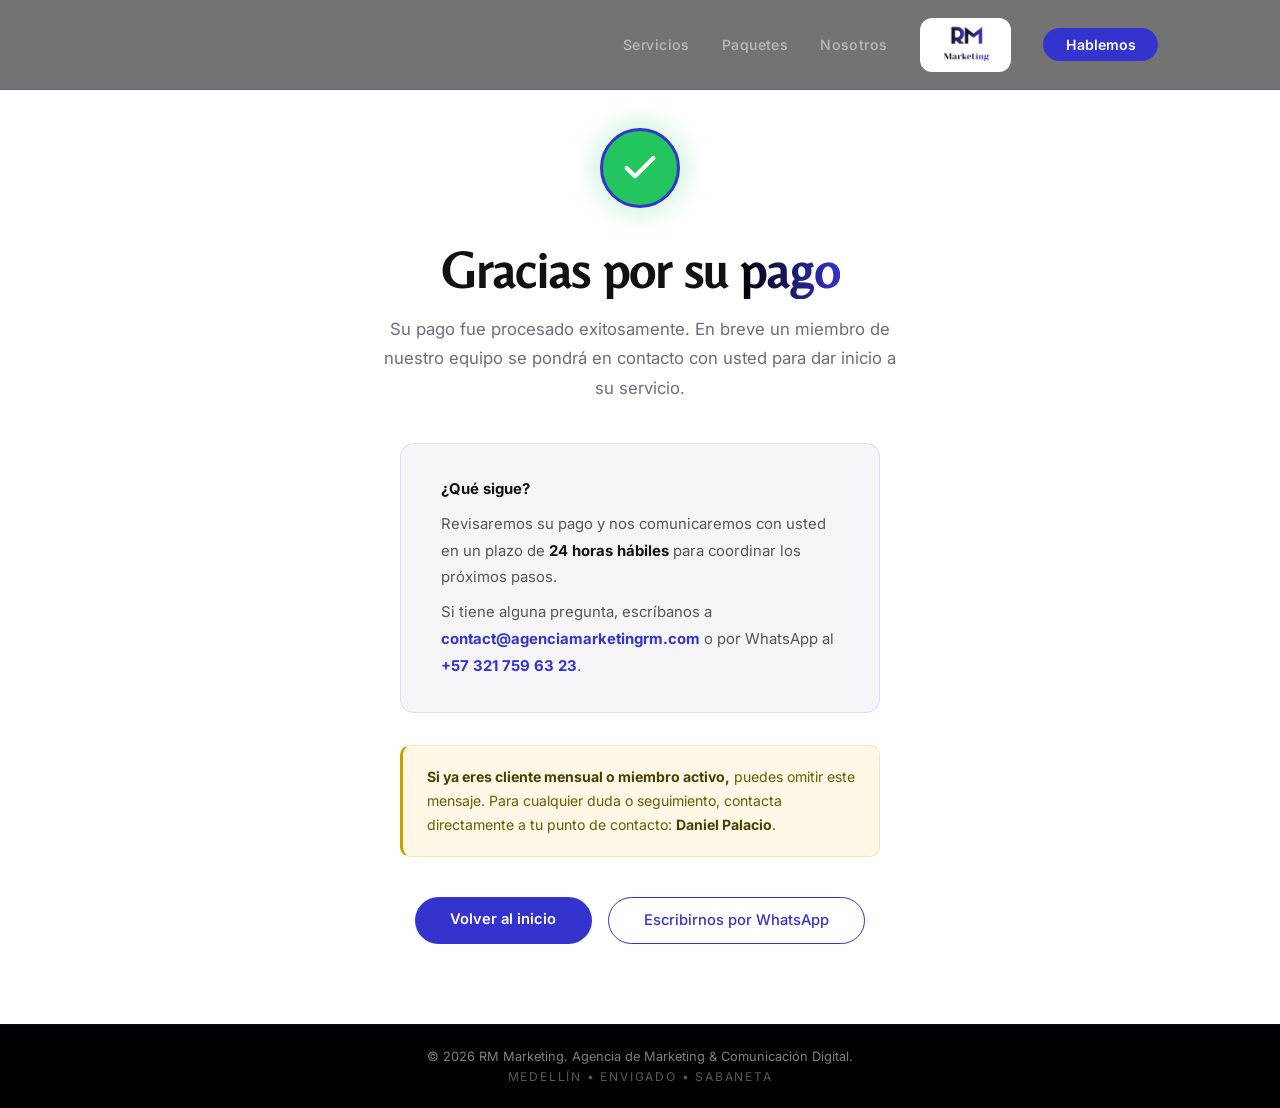
<file: gracias.html>
<!DOCTYPE html>
<html lang="es">
<head>
  <!-- Google tag (gtag.js) -->
  <script async src="https://www.googletagmanager.com/gtag/js?id=G-CZS0W42W1L"></script>
  <script>
    window.dataLayer = window.dataLayer || [];
    function gtag(){dataLayer.push(arguments);}
    gtag('js', new Date());
    gtag('config', 'G-CZS0W42W1L');
  </script>
  <meta charset="UTF-8" />
  <meta name="viewport" content="width=device-width, initial-scale=1.0" />
  <title>Pago Exitoso — RM Marketing</title>
  <link rel="preconnect" href="https://fonts.googleapis.com" />
  <link rel="preconnect" href="https://fonts.gstatic.com" crossorigin />
  <link href="https://fonts.googleapis.com/css2?family=Belleza&family=Inter:wght@300;400;500;600&display=swap" rel="stylesheet" />
  <link rel="stylesheet" href="style.css" />
  <link rel="icon" type="image/png" href="favicon.png" sizes="512x512" />
  <style>
    .gracias-wrap {
      min-height: 100vh;
      display: flex;
      flex-direction: column;
      align-items: center;
      justify-content: center;
      padding: 8rem 2rem 5rem;
      text-align: center;
    }

    .check-circle {
      width: 80px;
      height: 80px;
      border-radius: 50%;
      background: #22c55e;
      border: 3px solid #3533cd;
      display: flex;
      align-items: center;
      justify-content: center;
      margin: 0 auto 2rem;
      box-shadow: 0 0 30px rgba(34,197,94,0.35);
    }

    .check-circle svg {
      width: 40px;
      height: 40px;
      stroke: #fff;
      stroke-width: 2.5;
      fill: none;
      stroke-linecap: round;
      stroke-linejoin: round;
    }

    .gracias-wrap h1 {
      font-family: "Belleza", sans-serif;
      font-size: clamp(2rem, 5vw, 3.2rem);
      color: var(--text);
      margin-bottom: 1rem;
    }

    .gracias-wrap h1 span {
      background: var(--grad);
      -webkit-background-clip: text;
      -webkit-text-fill-color: transparent;
      background-clip: text;
    }

    .gracias-sub {
      font-size: 1.05rem;
      color: var(--muted);
      max-width: 520px;
      line-height: 1.75;
      margin-bottom: 2.5rem;
    }

    .gracias-card {
      background: var(--light-bg);
      border: 1px solid rgba(53,51,205,0.12);
      border-radius: 14px;
      padding: 2rem 2.5rem;
      max-width: 480px;
      width: 100%;
      margin-bottom: 2rem;
      text-align: left;
    }

    .gracias-card p {
      font-size: 0.93rem;
      color: #555;
      line-height: 1.8;
      margin-bottom: 0.5rem;
    }

    .gracias-card p:last-child {
      margin-bottom: 0;
    }

    .gracias-card strong {
      color: var(--text);
    }

    .nota-cliente {
      max-width: 480px;
      width: 100%;
      background: #fff8e7;
      border: 1px solid rgba(200,160,0,0.2);
      border-left: 3px solid #c8a000;
      border-radius: 10px;
      padding: 1.2rem 1.5rem;
      margin-bottom: 2.5rem;
      text-align: left;
      font-size: 0.88rem;
      color: #6b5a00;
      line-height: 1.7;
    }

    .nota-cliente strong {
      color: #4a3f00;
    }

    .gracias-btns {
      display: flex;
      gap: 1rem;
      flex-wrap: wrap;
      justify-content: center;
    }

    .gracias-btns .btn-secondary {
      color: var(--accent);
      border-color: var(--accent);
    }

    .gracias-btns .btn-secondary:hover {
      color: var(--accent2);
      border-color: var(--accent2);
    }
  </style>
</head>
<body>

  <nav>
    <div class="nav-inner">
      <div class="nav-links">
        <a href="index.html#servicios">Servicios</a>
        <a href="index.html#paquetes">Paquetes</a>
        <a href="index.html#sobre">Nosotros</a>
      </div>
      <img src="logo.png" alt="RM Marketing" class="logo-img" />
      <a href="index.html#contacto" class="nav-cta">Hablemos</a>
    </div>
  </nav>

  <div class="gracias-wrap">

    <div class="check-circle">
      <svg viewBox="0 0 24 24">
        <polyline points="20 6 9 17 4 12"></polyline>
      </svg>
    </div>

    <h1>Gracias por su <span>pago</span></h1>
    <p class="gracias-sub">
      Su pago fue procesado exitosamente. En breve un miembro de nuestro equipo se pondrá en contacto con usted para dar inicio a su servicio.
    </p>

    <div class="gracias-card">
      <p><strong>¿Qué sigue?</strong></p>
      <p>Revisaremos su pago y nos comunicaremos con usted en un plazo de <strong>24 horas hábiles</strong> para coordinar los próximos pasos.</p>
      <p>Si tiene alguna pregunta, escríbanos a <strong><a href="mailto:contact@agenciamarketingrm.com" style="color:var(--accent);text-decoration:none;">contact@agenciamarketingrm.com</a></strong> o por WhatsApp al <strong><a href="https://wa.me/573217596323?text=Hola%20RM%20Marketing" style="color:var(--accent);text-decoration:none;">+57 321 759 63 23</a></strong>.</p>
    </div>

    <div class="nota-cliente">
      <strong>Si ya eres cliente mensual o miembro activo,</strong> puedes omitir este mensaje. Para cualquier duda o seguimiento, contacta directamente a tu punto de contacto: <strong>Daniel Palacio</strong>.
    </div>

    <div class="gracias-btns">
      <a href="index.html" class="btn-primary">Volver al inicio</a>
      <a href="https://wa.me/573217596323?text=Hola%20RM%20Marketing" class="btn-secondary" target="_blank" rel="noopener">Escribirnos por WhatsApp</a>
    </div>

  </div>

  <footer>
    <p>&copy; 2026 RM Marketing. Agencia de Marketing &amp; Comunicación Digital.</p>
    <p class="footer-loc">Medellín &bull; Envigado &bull; Sabaneta</p>
  </footer>

</body>
</html>
</file>
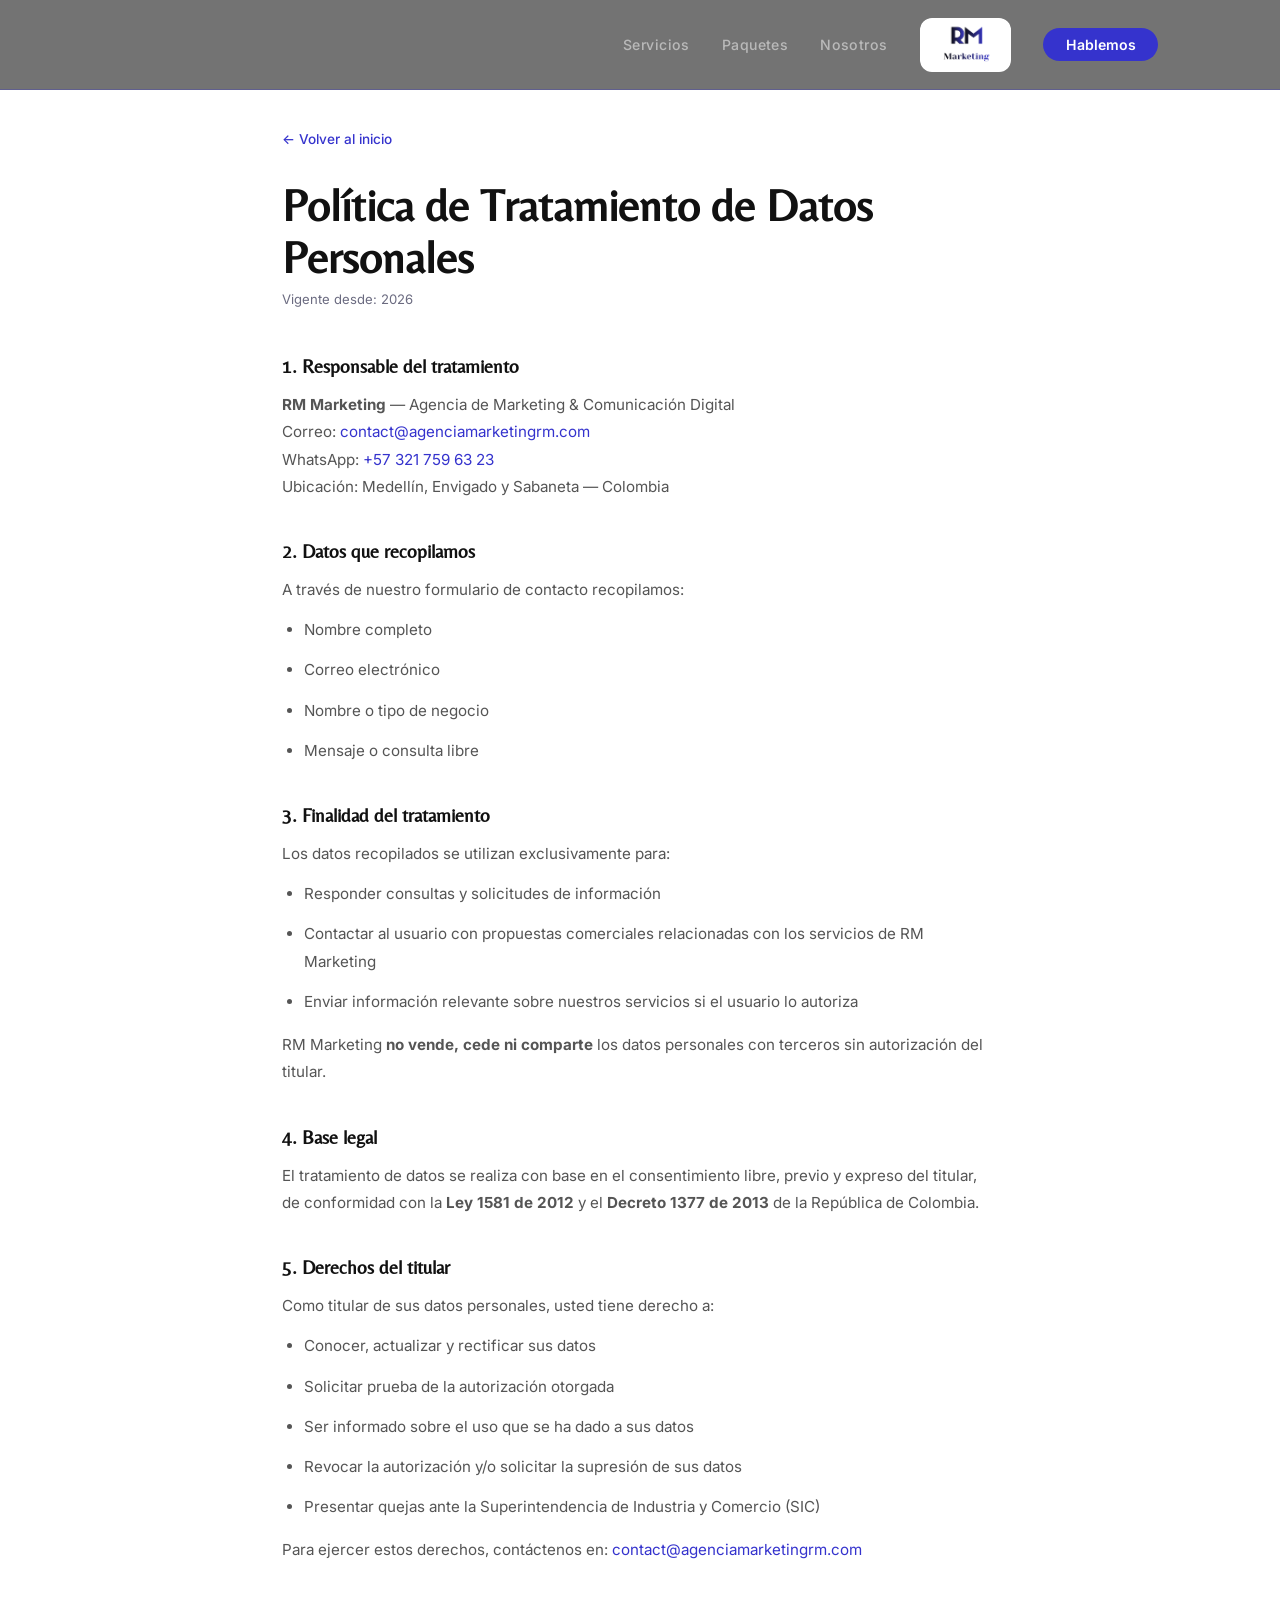
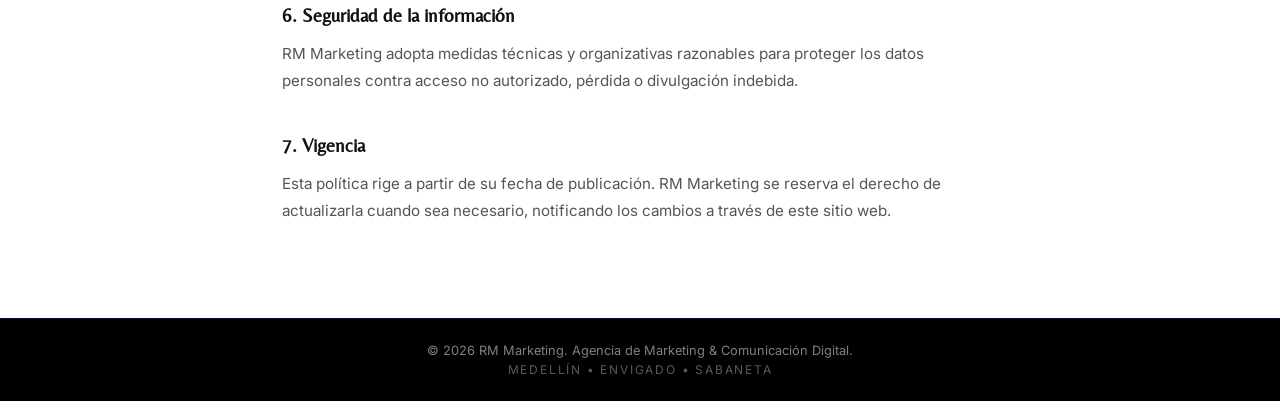
<file: politica.html>
<!DOCTYPE html>
<html lang="es">
<head>
  <!-- Google tag (gtag.js) -->
  <script async src="https://www.googletagmanager.com/gtag/js?id=G-CZS0W42W1L"></script>
  <script>
    window.dataLayer = window.dataLayer || [];
    function gtag(){dataLayer.push(arguments);}
    gtag('js', new Date());
    gtag('config', 'G-CZS0W42W1L');
  </script>
  <meta charset="UTF-8" />
  <meta name="viewport" content="width=device-width, initial-scale=1.0" />
  <title>Política de Tratamiento de Datos — RM Marketing</title>
  <link rel="preconnect" href="https://fonts.googleapis.com" />
  <link rel="preconnect" href="https://fonts.gstatic.com" crossorigin />
  <link href="https://fonts.googleapis.com/css2?family=Belleza&family=Inter:wght@300;400;500;600&display=swap" rel="stylesheet" />
  <link rel="stylesheet" href="style.css" />
  <style>
    .politica-wrap {
      max-width: 780px;
      margin: 0 auto;
      padding: 8rem 2rem 5rem;
    }
    .politica-wrap h1 {
      font-family: "Belleza", sans-serif;
      font-size: clamp(1.8rem, 4vw, 2.8rem);
      color: var(--text);
      margin-bottom: 0.5rem;
    }
    .politica-fecha {
      font-size: 0.82rem;
      color: var(--muted);
      margin-bottom: 3rem;
      display: block;
    }
    .politica-wrap h2 {
      font-family: "Belleza", sans-serif;
      font-size: 1.2rem;
      color: var(--text);
      margin: 2.5rem 0 0.8rem;
      max-width: 100%;
    }
    .politica-wrap p, .politica-wrap li {
      font-size: 0.95rem;
      color: #555;
      line-height: 1.8;
      margin-bottom: 0.8rem;
    }
    .politica-wrap ul {
      padding-left: 1.4rem;
      margin-bottom: 1rem;
    }
    .politica-wrap a {
      color: var(--accent);
      text-decoration: none;
    }
    .back-link {
      display: inline-block;
      margin-bottom: 2rem;
      font-size: 0.85rem;
      color: var(--accent);
      text-decoration: none;
      font-weight: 500;
    }
    .back-link:hover { text-decoration: underline; }
  </style>
</head>
<body>

  <nav>
    <div class="nav-inner">
      <div class="nav-links">
        <a href="index.html#servicios">Servicios</a>
        <a href="index.html#paquetes">Paquetes</a>
        <a href="index.html#sobre">Nosotros</a>
      </div>
      <img src="logo.png" alt="RM Marketing" class="logo-img" />
      <a href="index.html#contacto" class="nav-cta">Hablemos</a>
    </div>
  </nav>

  <div class="politica-wrap">
    <a href="index.html" class="back-link">&larr; Volver al inicio</a>
    <h1>Política de Tratamiento de Datos Personales</h1>
    <span class="politica-fecha">Vigente desde: 2026</span>

    <h2>1. Responsable del tratamiento</h2>
    <p>
      <strong>RM Marketing</strong> — Agencia de Marketing &amp; Comunicación Digital<br />
      Correo: <a href="mailto:contact@agenciamarketingrm.com">contact@agenciamarketingrm.com</a><br />
      WhatsApp: <a href="https://wa.me/573217596323">+57 321 759 63 23</a><br />
      Ubicación: Medellín, Envigado y Sabaneta — Colombia
    </p>

    <h2>2. Datos que recopilamos</h2>
    <p>A través de nuestro formulario de contacto recopilamos:</p>
    <ul>
      <li>Nombre completo</li>
      <li>Correo electrónico</li>
      <li>Nombre o tipo de negocio</li>
      <li>Mensaje o consulta libre</li>
    </ul>

    <h2>3. Finalidad del tratamiento</h2>
    <p>Los datos recopilados se utilizan exclusivamente para:</p>
    <ul>
      <li>Responder consultas y solicitudes de información</li>
      <li>Contactar al usuario con propuestas comerciales relacionadas con los servicios de RM Marketing</li>
      <li>Enviar información relevante sobre nuestros servicios si el usuario lo autoriza</li>
    </ul>
    <p>RM Marketing <strong>no vende, cede ni comparte</strong> los datos personales con terceros sin autorización del titular.</p>

    <h2>4. Base legal</h2>
    <p>
      El tratamiento de datos se realiza con base en el consentimiento libre, previo y expreso del titular, de conformidad con la
      <strong>Ley 1581 de 2012</strong> y el <strong>Decreto 1377 de 2013</strong> de la República de Colombia.
    </p>

    <h2>5. Derechos del titular</h2>
    <p>Como titular de sus datos personales, usted tiene derecho a:</p>
    <ul>
      <li>Conocer, actualizar y rectificar sus datos</li>
      <li>Solicitar prueba de la autorización otorgada</li>
      <li>Ser informado sobre el uso que se ha dado a sus datos</li>
      <li>Revocar la autorización y/o solicitar la supresión de sus datos</li>
      <li>Presentar quejas ante la Superintendencia de Industria y Comercio (SIC)</li>
    </ul>
    <p>Para ejercer estos derechos, contáctenos en: <a href="mailto:contact@agenciamarketingrm.com">contact@agenciamarketingrm.com</a></p>

    <h2>6. Seguridad de la información</h2>
    <p>
      RM Marketing adopta medidas técnicas y organizativas razonables para proteger los datos personales contra acceso no autorizado, pérdida o divulgación indebida.
    </p>

    <h2>7. Vigencia</h2>
    <p>
      Esta política rige a partir de su fecha de publicación. RM Marketing se reserva el derecho de actualizarla cuando sea necesario, notificando los cambios a través de este sitio web.
    </p>
  </div>

  <footer>
    <p>&copy; 2026 RM Marketing. Agencia de Marketing &amp; Comunicación Digital.</p>
    <p class="footer-loc">Medellín &bull; Envigado &bull; Sabaneta</p>
  </footer>

</body>
</html>
</file>
<file: style.css>
* {
  box-sizing: border-box;
  margin: 0;
  padding: 0;
}

:root {
  --dark:    #000000;
  --dark2:   #0a0a0a;
  --navy:    #111111;
  --accent:  #3533cd;
  --accent2: #5553e0;
  --grad: linear-gradient(90deg, #000000, #3533cd);
  --light-bg: #f5f5f8;
  --text: #111111;
  --muted: #6b6b80;
}

html { scroll-behavior: smooth; }

body {
  font-family: "Inter", sans-serif;
  color: var(--text);
  background: #fff;
}

/* ── NAV ── */
nav {
  position: fixed;
  top: 0;
  width: 100%;
  z-index: 100;
  background: rgba(0, 0, 0, 0.55);
  backdrop-filter: blur(12px);
  border-bottom: 1px solid rgba(53,51,205,0.3);
}

.nav-inner {
  max-width: 1100px;
  margin: 0 auto;
  padding: 1.1rem 2rem;
  display: flex;
  align-items: center;
  justify-content: space-between;
  gap: 2rem;
}

.nav-brand {
  display: flex;
  align-items: center;
  text-decoration: none;
}

.nav-links {
  display: flex;
  gap: 2rem;
  align-items: center;
  margin-left: auto;
}

.nav-links a {
  text-decoration: none;
  color: rgba(255,255,255,0.5);
  font-size: 0.88rem;
  font-weight: 500;
  letter-spacing: 0.03em;
  transition: color 0.2s;
}

.nav-links a:hover { color: white; }

.nav-mobile-cta { display: none; }

.logo-img {
  height: 54px;
  width: auto;
  display: block;
  border-radius: 12px;
}

.nav-toggle {
  display: none;
  width: 46px;
  height: 46px;
  border: 1px solid rgba(255,255,255,0.14);
  background: rgba(255,255,255,0.04);
  border-radius: 14px;
  align-items: center;
  justify-content: center;
  flex-direction: column;
  gap: 0.35rem;
  cursor: pointer;
}

.nav-toggle span {
  width: 18px;
  height: 2px;
  background: white;
  display: block;
  transition: transform 0.2s ease, opacity 0.2s ease;
}

.nav-open .nav-toggle span:first-child {
  transform: translateY(4px) rotate(45deg);
}

.nav-open .nav-toggle span:last-child {
  transform: translateY(-4px) rotate(-45deg);
}

.nav-cta {
  text-decoration: none;
  background: var(--accent);
  color: white;
  padding: 0.5rem 1.4rem;
  border-radius: 50px;
  font-size: 0.88rem;
  font-weight: 600;
  transition: background 0.2s;
}

.nav-cta:hover { background: var(--accent2); }

/* ── HERO ── */
.hero {
  min-height: 100vh;
  background: linear-gradient(135deg, #07071a 0%, #12103a 50%, #0a0a20 100%);
  display: flex;
  flex-direction: column;
  align-items: center;
  justify-content: center;
  padding: 0;
  position: relative;
  overflow: hidden;
}

.hero::before {
  content: "";
  position: absolute;
  inset: 0;
  background:
    radial-gradient(ellipse at 70% 40%, rgba(53,51,205,0.35) 0%, transparent 55%),
    radial-gradient(ellipse at 20% 80%, rgba(53,51,205,0.15) 0%, transparent 45%);
  pointer-events: none;
  z-index: 0;
}

.hero-content {
  max-width: 800px;
  width: 100%;
  position: relative;
  z-index: 1;
  text-align: center;
  padding: 2rem 2rem 5rem;
}

.hero-img-wrap {
  position: relative;
  z-index: 1;
  display: flex;
  justify-content: flex-end;
  align-items: flex-end;
  height: 100%;
}

.hero-img {
  max-height: 75vh;
  width: auto;
  object-fit: contain;
  filter: drop-shadow(0 0 60px rgba(53,51,205,0.4));
}

.eyebrow {
  font-size: 0.78rem;
  font-weight: 600;
  letter-spacing: 0.2em;
  text-transform: uppercase;
  color: rgba(255,255,255,0.5);
  margin-bottom: 1.2rem;
  display: block;
}

.hero-content h1 {
  font-family: "Belleza", sans-serif;
  font-size: clamp(2.8rem, 7vw, 5.5rem);
  color: white;
  line-height: 1.1;
  margin-bottom: 1.5rem;
}

.h1-grad {
  color: white;
}

.hero-sub {
  font-size: 1.05rem;
  color: rgba(255,255,255,0.55);
  max-width: 560px;
  line-height: 1.8;
  margin: 0 auto 2.5rem;
}

.hero-btns { display: flex; gap: 1rem; flex-wrap: wrap; margin-bottom: 3rem; justify-content: center; }

.hero-stats {
  display: flex;
  align-items: center;
  gap: 3.5rem;
  padding-top: 2.5rem;
  border-top: 1px solid rgba(255,255,255,0.35);
  justify-content: center;
  position: relative;
}

.stat { display: flex; flex-direction: column; gap: 0.25rem; }

.stat-num {
  font-family: "Belleza", sans-serif;
  font-size: 1.8rem;
  color: white;
  line-height: 1;
}

.stat-label {
  font-size: 0.78rem;
  color: rgba(255,255,255,0.4);
  max-width: 110px;
  line-height: 1.3;
}

.stat-divider {
  width: 1px;
  height: 42px;
  background: rgba(255,255,255,0.25);
  flex-shrink: 0;
}

.btn-primary {
  display: inline-block;
  text-decoration: none;
  background: var(--accent);
  color: white;
  padding: 0.85rem 2.2rem;
  border-radius: 50px;
  font-weight: 600;
  font-size: 0.92rem;
  transition: background 0.2s, transform 0.2s;
}

.btn-primary:hover {
  background: var(--accent2);
  transform: translateY(-2px);
}

.btn-secondary {
  display: inline-block;
  text-decoration: none;
  border: 1.5px solid rgba(53,51,205,0.5);
  color: rgba(255,255,255,0.8);
  padding: 0.85rem 2.2rem;
  border-radius: 50px;
  font-weight: 500;
  font-size: 0.92rem;
  transition: border-color 0.2s, color 0.2s, transform 0.2s;
}

.btn-secondary:hover {
  border-color: var(--accent2);
  color: var(--accent2);
  transform: translateY(-2px);
}

/* ── SHARED ── */
.section-inner {
  max-width: 1100px;
  margin: 0 auto;
  padding: 5rem 2rem;
}

.section-label {
  font-size: 0.78rem;
  font-weight: 600;
  letter-spacing: 0.2em;
  text-transform: uppercase;
  color: var(--accent);
  display: block;
  margin-bottom: 0.7rem;
}

.section-label.light {
  color: white;
}

h2 {
  font-family: "Belleza", sans-serif;
  font-size: clamp(1.8rem, 4vw, 2.8rem);
  color: var(--text);
  margin-bottom: 2.5rem;
  line-height: 1.2;
  max-width: 620px;
}

/* ── PARA QUIEN ── */
.para-quien { background: var(--light-bg); }
.para-quien h2 { margin-bottom: 2rem; }

.nichos { display: flex; flex-wrap: wrap; gap: 0.7rem; }

.nichos span {
  background: white;
  border: 1.5px solid rgba(53,51,205,0.15);
  padding: 0.5rem 1.1rem;
  border-radius: 50px;
  font-size: 0.88rem;
  font-weight: 500;
  color: var(--text);
  transition: border-color 0.2s, color 0.2s;
}

.nichos span:hover {
  border-color: var(--accent);
  color: var(--accent);
}

.nicho-chip {
  box-shadow: 0 10px 24px rgba(17,17,17,0.04);
}

/* ── DIFERENCIA ── */
.diferencia { background: white; }

.cards {
  display: grid;
  grid-template-columns: repeat(6, 1fr);
  gap: 1.4rem;
}

.card { grid-column: span 2; }

.card:nth-child(4) { grid-column: 2 / span 2; }
.card:nth-child(5) { grid-column: 4 / span 2; }

.card {
  background: var(--light-bg);
  border-radius: 16px;
  padding: 2rem;
  border: 1px solid rgba(53,51,205,0.08);
  transition: transform 0.2s, box-shadow 0.2s;
}

.card:hover {
  transform: translateY(-5px);
  box-shadow: 0 16px 40px rgba(53,51,205,0.1);
}

.card-icon {
  font-size: 1.4rem;
  line-height: 1;
  color: var(--accent);
  margin-bottom: 1rem;
  display: inline-block;
  width: 1.4rem;
  height: 1.4rem;
  text-align: center;
}

.card h3 {
  font-family: "Belleza", sans-serif;
  font-size: 1.15rem;
  margin-bottom: 0.6rem;
  color: var(--text);
}

.card p {
  font-size: 0.9rem;
  color: var(--muted);
  line-height: 1.65;
}

/* ── PAQUETES ── */
.paquetes { background: var(--light-bg); }
.paquetes h2 { margin-bottom: 3rem; }

.paquetes-grid {
  display: grid;
  grid-template-columns: repeat(auto-fit, minmax(300px, 1fr));
  gap: 1.5rem;
  align-items: start;
}

.paquete {
  background: white;
  border-radius: 20px;
  padding: 2.2rem;
  border: 1.5px solid rgba(53,51,205,0.1);
  position: relative;
  transition: transform 0.2s, box-shadow 0.2s;
}

.paquete:hover {
  transform: translateY(-5px);
  box-shadow: 0 20px 50px rgba(53,51,205,0.1);
}

.paquete.featured {
  background: var(--dark);
  border-color: var(--accent);
}

.badge {
  position: absolute;
  top: -13px;
  left: 2rem;
  background: var(--accent);
  color: white;
  font-size: 0.72rem;
  font-weight: 700;
  padding: 0.25rem 0.9rem;
  border-radius: 50px;
  letter-spacing: 0.06em;
  text-transform: uppercase;
}

.paquete-label {
  font-size: 0.72rem;
  font-weight: 600;
  letter-spacing: 0.15em;
  text-transform: uppercase;
  color: var(--accent);
  display: block;
  margin-bottom: 0.5rem;
}

.paquete.featured .paquete-label {
  color: rgba(255,255,255,0.5);
}

.paquete h3 {
  font-family: "Belleza", sans-serif;
  font-size: 1.4rem;
  color: var(--text);
  margin-bottom: 0.5rem;
}

.paquete.featured h3 { color: white; }

.paquete-sub {
  font-size: 0.88rem;
  color: var(--muted);
  line-height: 1.5;
  margin-bottom: 1.8rem;
  padding-bottom: 1.5rem;
  border-bottom: 1px solid rgba(53,51,205,0.1);
}

.paquete.featured .paquete-sub {
  color: rgba(255,255,255,0.4);
  border-bottom-color: rgba(255,255,255,0.08);
}

.paquete ul {
  list-style: none;
  display: flex;
  flex-direction: column;
  gap: 0.7rem;
  margin-bottom: 2rem;
}

.paquete ul li {
  font-size: 0.88rem;
  color: var(--text);
  padding-left: 1.3rem;
  position: relative;
  line-height: 1.4;
}

.paquete ul li::before {
  content: "✓";
  position: absolute;
  left: 0;
  color: var(--accent);
  font-weight: 700;
  font-size: 0.8rem;
}

.paquete.featured ul li { color: rgba(255,255,255,0.65); }

.btn-paquete {
  display: block;
  text-align: center;
  text-decoration: none;
  padding: 0.8rem;
  border-radius: 10px;
  font-weight: 600;
  font-size: 0.9rem;
  transition: background 0.2s, color 0.2s, transform 0.2s;
  border: 1.5px solid var(--accent);
  color: var(--accent);
}

.btn-paquete:hover {
  background: var(--accent);
  color: white;
  transform: translateY(-2px);
}

.paquete.featured .btn-paquete {
  background: var(--accent);
  color: white;
  border-color: var(--accent);
}

.paquete.featured .btn-paquete:hover { background: var(--accent2); }

/* ── RESULTADOS ── */
/* ── ADDON BOX ── */
.addon-box {
  margin-top: 2.5rem;
  background: var(--dark);
  border-radius: 20px;
  padding: 2.5rem 3rem;
  display: flex;
  align-items: center;
  justify-content: space-between;
  gap: 2rem;
  border: 1px solid rgba(53,51,205,0.3);
  flex-wrap: wrap;
}

.addon-label {
  font-size: 0.75rem;
  font-weight: 600;
  letter-spacing: 0.15em;
  text-transform: uppercase;
  color: var(--accent2);
  margin-bottom: 0.4rem;
}

.addon-text h3 {
  font-family: "Belleza", sans-serif;
  font-size: 1.5rem;
  color: white;
  margin-bottom: 0.5rem;
}

.addon-text p {
  font-size: 0.92rem;
  color: rgba(255,255,255,0.5);
  max-width: 580px;
  line-height: 1.7;
}

/* ── ADDON WEBSITE ── */
.addon-box.addon-website {
  background: var(--grad);
  border: none;
}

/* ── MISION ── */
.mision { background: white; text-align: center; border-top: 1px solid rgba(53,51,205,0.07); }

blockquote {
  font-family: "Belleza", sans-serif;
  font-size: clamp(1.2rem, 3vw, 1.8rem);
  color: var(--text);
  line-height: 1.6;
  max-width: 820px;
  margin: 0 auto 1.5rem;
}

.mision-firma {
  font-size: 0.88rem;
  color: var(--muted);
  font-weight: 500;
  letter-spacing: 0.1em;
}

/* ── CITY BANNER ── */
.city-banner {
  width: 100%;
  height: 65vh;
  overflow: hidden;
  position: relative;
  flex-shrink: 0;
}

.city-banner::before {
  content: "";
  position: absolute;
  inset: 0;
  background: linear-gradient(to bottom, rgba(7,7,26,0.35) 0%, rgba(7,7,26,0.15) 50%, rgba(7,7,26,0.5) 100%);
  z-index: 1;
  pointer-events: none;
}

.city-banner-img {
  width: 100%;
  height: 100%;
  object-fit: cover;
  object-position: center 45%;
  display: block;
}

.city-banner-text {
  position: absolute;
  inset: 0;
  display: flex;
  flex-direction: column;
  align-items: center;
  justify-content: flex-end;
  z-index: 2;
  padding: 8rem 2rem 4rem;
  text-align: center;
}

.city-banner-text h1 {
  font-size: clamp(2.4rem, 5.5vw, 4.5rem);
  text-shadow: none;
  background: rgba(255,255,255,0.03);
  backdrop-filter: blur(4px);
  -webkit-backdrop-filter: blur(4px);
  border: 1px solid rgba(255,255,255,0.08);
  border-radius: 16px;
  padding: 1.2rem 2.5rem;
  color: white;
}

.city-banner-text .eyebrow {
  text-shadow: 0 1px 10px rgba(0,0,0,0.9);
  font-size: 1rem;
}

/* ── VISIBILIDAD ── */
.visibilidad {
  background: var(--light-bg);
  border-bottom: 1px solid rgba(53,51,205,0.07);
}

.visibilidad-grid {
  display: grid;
  grid-template-columns: 1fr 1fr;
  gap: 4rem;
  align-items: center;
}

.visibilidad-grid h2 { color: var(--text); margin-bottom: 1rem; }

.visibilidad-texto {
  color: var(--muted);
  line-height: 1.8;
  font-size: 0.97rem;
  margin-bottom: 1rem;
}

.visibilidad-img-wrap {
  border-radius: 20px;
  overflow: hidden;
  box-shadow: 0 20px 60px rgba(53,51,205,0.12);
}

.visibilidad-img {
  width: 100%;
  height: auto;
  display: block;
  border-radius: 20px;
}

/* ── SERVICIOS PUNTUALES ── */
.puntuales {
  background: var(--dark);
  border-top: 1px solid rgba(53,51,205,0.2);
  border-bottom: 1px solid rgba(53,51,205,0.2);
}

.puntuales .section-label { color: var(--accent2); }

.puntuales h2 { color: white; }

.puntuales-desc {
  color: rgba(255,255,255,0.5);
  max-width: 620px;
  line-height: 1.8;
  font-size: 0.95rem;
  margin-bottom: 2.5rem;
  margin-top: -1rem;
}

.puntuales-formatos {
  display: flex;
  flex-wrap: wrap;
  gap: 0.75rem;
  margin-bottom: 2.5rem;
}

.formato-chip {
  display: flex;
  align-items: center;
  gap: 0.5rem;
  background: rgba(53,51,205,0.1);
  border: 1px solid rgba(53,51,205,0.25);
  color: rgba(255,255,255,0.75);
  padding: 0.55rem 1.2rem;
  border-radius: 50px;
  font-size: 0.88rem;
  font-weight: 500;
  transition: background 0.2s, border-color 0.2s, color 0.2s;
}

.formato-chip:hover {
  background: rgba(53,51,205,0.25);
  border-color: rgba(85,83,224,0.5);
  color: white;
}

/* ── SOBRE NOSOTROS ── */
.sobre { background: white; }

.sobre-grid {
  display: grid;
  grid-template-columns: 1fr 1fr;
  gap: 5rem;
  align-items: center;
}

.sobre-grid p {
  color: #555;
  line-height: 1.8;
  font-size: 0.95rem;
  margin-bottom: 1rem;
}

.sobre-fotos {
  display: grid;
  grid-template-rows: auto auto;
  gap: 0.8rem;
}

.sobre-foto-main {
  width: 100%;
  height: 340px;
  object-fit: cover;
  object-position: top;
  border-radius: 16px;
  display: block;
}

.sobre-fotos-sub {
  display: grid;
  grid-template-columns: 1fr 1fr;
  gap: 0.8rem;
}

.sobre-foto-sub {
  width: 100%;
  height: 200px;
  object-fit: cover;
  object-position: top;
  border-radius: 12px;
  display: block;
}

/* ── CONTACTO INFO ── */
.contacto-info {
  margin-top: 2rem;
  display: flex;
  flex-direction: column;
  gap: 1rem;
}

.info-item {
  display: flex;
  align-items: center;
  gap: 0.8rem;
  text-decoration: none;
  color: rgba(255,255,255,0.6);
  font-size: 0.92rem;
  transition: color 0.2s;
}

.info-item:hover { color: var(--accent2); }

.info-item-secondary {
  font-size: 0.8rem;
  color: rgba(255,255,255,0.4);
}

.info-icon {
  font-size: 1rem;
  color: var(--accent);
  width: 20px;
  text-align: center;
}

/* ── CONTACTO ── */
.contacto {
  background-color: var(--dark2);
  background-image: repeating-linear-gradient(
    45deg,
    transparent,
    transparent 28px,
    rgba(53,51,205,0.12) 28px,
    rgba(53,51,205,0.12) 30px
  );
}
.contacto h2 { color: white; }

.contacto-inner {
  display: grid;
  grid-template-columns: 1fr 1.5fr;
  gap: 5rem;
  align-items: start;
}

.contacto-texto p {
  color: rgba(255,255,255,0.45);
  line-height: 1.8;
  margin-top: 0.8rem;
  font-size: 0.95rem;
}

.contacto-form { display: flex; flex-direction: column; gap: 1.1rem; }

.form-row {
  display: grid;
  grid-template-columns: 1fr 1fr;
  gap: 1rem;
}

.form-group { display: flex; flex-direction: column; gap: 0.4rem; }

label {
  font-size: 0.78rem;
  font-weight: 500;
  color: rgba(255,255,255,0.35);
  letter-spacing: 0.08em;
  text-transform: uppercase;
}

input, textarea {
  width: 100%;
  padding: 0.85rem 1rem;
  background: rgba(10,10,20,0.85);
  border: 1.5px solid rgba(53,51,205,0.7);
  border-radius: 10px;
  font-size: 0.92rem;
  font-family: inherit;
  color: white;
  transition: border-color 0.2s;
}

input::placeholder, textarea::placeholder { color: rgba(255,255,255,0.18); }

input:focus, textarea:focus {
  outline: none;
  border-color: var(--accent2);
}

textarea { resize: vertical; }

button[type="submit"] {
  align-self: flex-start;
  padding: 0.9rem 2.4rem;
  background: var(--accent);
  color: white;
  border: none;
  border-radius: 50px;
  font-size: 0.92rem;
  font-weight: 700;
  font-family: inherit;
  cursor: pointer;
  transition: background 0.2s, transform 0.2s;
}

button[type="submit"]:hover {
  background: var(--accent2);
  transform: translateY(-2px);
}

/* ── FOOTER ── */
footer {
  background: var(--dark);
  text-align: center;
  padding: 1.5rem;
  font-size: 0.8rem;
  color: rgba(255,255,255,0.5);
  border-top: 1px solid rgba(53,51,205,0.2);
  display: flex;
  flex-direction: column;
  gap: 0.3rem;
}

.footer-loc {
  font-size: 0.75rem;
  color: rgba(255,255,255,0.35);
  letter-spacing: 0.15em;
  text-transform: uppercase;
}

/* ── WHATSAPP FLOTANTE ── */
.wa-float {
  position: fixed;
  bottom: 2rem;
  left: 2rem;
  z-index: 999;
  background: #25d366;
  width: 56px;
  height: 56px;
  border-radius: 50%;
  display: flex;
  align-items: center;
  justify-content: center;
  box-shadow: 0 4px 20px rgba(37,211,102,0.4);
  transition: transform 0.2s, box-shadow 0.2s;
  text-decoration: none;
}

.wa-float:hover {
  transform: scale(1.1);
  box-shadow: 0 6px 28px rgba(37,211,102,0.55);
}

.wa-float-backup {
  display: block;
  position: fixed;
  bottom: 6.2rem;
  left: 2rem;
  z-index: 999;
  background: rgba(0,0,0,0.75);
  color: #fff;
  font-size: 0.7rem;
  line-height: 1.3;
  padding: 0.4rem 0.6rem;
  border-radius: 8px;
  text-decoration: none;
  width: 150px;
  white-space: normal;
  overflow: visible;
}

@media (max-width: 480px) {
  .wa-float-backup {
    width: 130px;
    font-size: 0.65rem;
  }
}

/* ── ANIMACIONES ── */

/* Nav scroll effect */
nav.scrolled {
  background: rgba(0, 0, 0, 0.55);
  box-shadow: 0 2px 30px rgba(53,51,205,0.2);
}

/* Orbes animados en hero */
.hero::after {
  content: "";
  position: absolute;
  width: 500px;
  height: 500px;
  border-radius: 50%;
  background: radial-gradient(circle, rgba(53,51,205,0.18) 0%, transparent 70%);
  top: -100px;
  right: -100px;
  animation: float 8s ease-in-out infinite;
  pointer-events: none;
  z-index: 0;
}

@keyframes float {
  0%, 100% { transform: translateY(0px) scale(1); }
  50% { transform: translateY(-30px) scale(1.05); }
}

@keyframes float2 {
  0%, 100% { transform: translateY(0px) scale(1); }
  50% { transform: translateY(20px) scale(0.95); }
}

/* Segundo orbe usando hero-stats como referencia */
.hero-stats::before {
  content: "";
  position: absolute;
  width: 300px;
  height: 300px;
  border-radius: 50%;
  background: radial-gradient(circle, rgba(53,51,205,0.12) 0%, transparent 70%);
  bottom: -50px;
  left: -80px;
  animation: float2 10s ease-in-out infinite;
  pointer-events: none;
}

/* Scroll reveal - estado inicial */
.reveal {
  opacity: 0;
  transform: translateY(28px);
  transition: opacity 0.6s ease, transform 0.6s ease;
}

.reveal.revealed {
  opacity: 1;
  transform: translateY(0);
}

.reveal-title {
  opacity: 0;
  transform: translateY(16px);
  transition: opacity 0.5s ease, transform 0.5s ease;
}

.reveal-title.revealed {
  opacity: 1;
  transform: translateY(0);
}

/* Card hover glow mejorado */
.card:hover {
  transform: translateY(-6px);
  box-shadow: 0 20px 50px rgba(53,51,205,0.18), 0 0 0 1px rgba(53,51,205,0.15);
  border-color: rgba(53,51,205,0.25);
}

/* Paquete hover glow */
.paquete:hover {
  box-shadow: 0 24px 60px rgba(53,51,205,0.15), 0 0 0 1px rgba(53,51,205,0.2);
}

.paquete.featured:hover {
  box-shadow: 0 24px 60px rgba(53,51,205,0.4), 0 0 40px rgba(53,51,205,0.2);
}

/* Botones con shimmer en hover */
.btn-primary {
  position: relative;
  overflow: hidden;
}

.btn-primary::after {
  content: "";
  position: absolute;
  top: 0;
  left: -100%;
  width: 60%;
  height: 100%;
  background: linear-gradient(90deg, transparent, rgba(255,255,255,0.15), transparent);
  transition: left 0.4s ease;
}

.btn-primary:hover::after {
  left: 140%;
}

/* ── RESPONSIVE ── */
@media (max-width: 900px) {
  .nav-inner { gap: 1rem; }
  .nav-links { gap: 1.1rem; }
  .hero-content { text-align: center; }
  .hero-btns { justify-content: center; }
  .hero-stats { justify-content: center; }
  .hero-img-wrap { display: none; }
  .visibilidad-grid { grid-template-columns: 1fr; }
  .sobre-grid { grid-template-columns: 1fr; gap: 2.5rem; }
}

@media (max-width: 768px) {
  .nav-toggle {
    display: flex;
    margin-left: auto;
  }
  .nav-cta { display: none; }
  .nav-links {
    position: absolute;
    top: calc(100% + 0.8rem);
    left: 1rem;
    right: 1rem;
    margin-left: 0;
    padding: 1rem;
    border-radius: 18px;
    background: rgba(7,7,26,0.96);
    border: 1px solid rgba(255,255,255,0.08);
    backdrop-filter: blur(14px);
    flex-direction: column;
    align-items: flex-start;
    gap: 0.9rem;
    opacity: 0;
    pointer-events: none;
    transform: translateY(-8px);
    transition: opacity 0.2s ease, transform 0.2s ease;
  }
  .nav-open .nav-links {
    opacity: 1;
    pointer-events: auto;
    transform: translateY(0);
  }
  .nav-mobile-cta {
    display: inline-flex;
    width: 100%;
    justify-content: center;
    margin-top: 0.35rem;
    padding: 0.85rem 1rem;
    background: var(--accent);
    color: white;
    border-radius: 999px;
  }
  .contacto-inner { grid-template-columns: 1fr; gap: 2.5rem; }
  .form-row { grid-template-columns: 1fr; }
  .paquetes-grid { grid-template-columns: 1fr; }
}

@media (max-width: 600px) {
  /* Nav */
  .logo-img { height: 38px; }
  .nav-inner { padding: 0.9rem 1rem; }
  .nav-links a { font-size: 0.88rem; }

  /* Hero city banner */
  .city-banner { height: 55vh; width: 100vw; margin-left: 0; }
  .city-banner-img { width: 100%; object-fit: cover; }
  .city-banner-text h1 {
    font-size: clamp(1.3rem, 6vw, 2rem);
    padding: 0.6rem 1rem;
    background: rgba(255,255,255,0.04);
    border-color: rgba(255,255,255,0.08);
    width: 90%;
  }
  .city-banner-text .eyebrow { font-size: 0.7rem; letter-spacing: 0.12em; }

  /* Stats */
  .hero-stats { flex-direction: column; gap: 1.5rem; align-items: center; }
  .stat-divider { width: 60px; height: 1px; }
  .stat { align-items: center; text-align: center; }

  /* Service cards — 1 columna */
  .cards { grid-template-columns: 1fr; }
  .card { grid-column: span 1 !important; }

  /* Visibilidad imagen */
  .visibilidad-img { max-height: 220px; object-fit: cover; }

  /* Foto Lupe — recortar parte inferior en móvil */
  .sobre-foto-main { height: 220px; }

  /* Ocultar orbes animados */
  .hero::after { content: none; }
  .hero-stats::before { content: none; }
  .hero { overflow: hidden; }

  .addon-box,
  .paquete,
  .card { padding: 1.4rem; }
}
</file>
